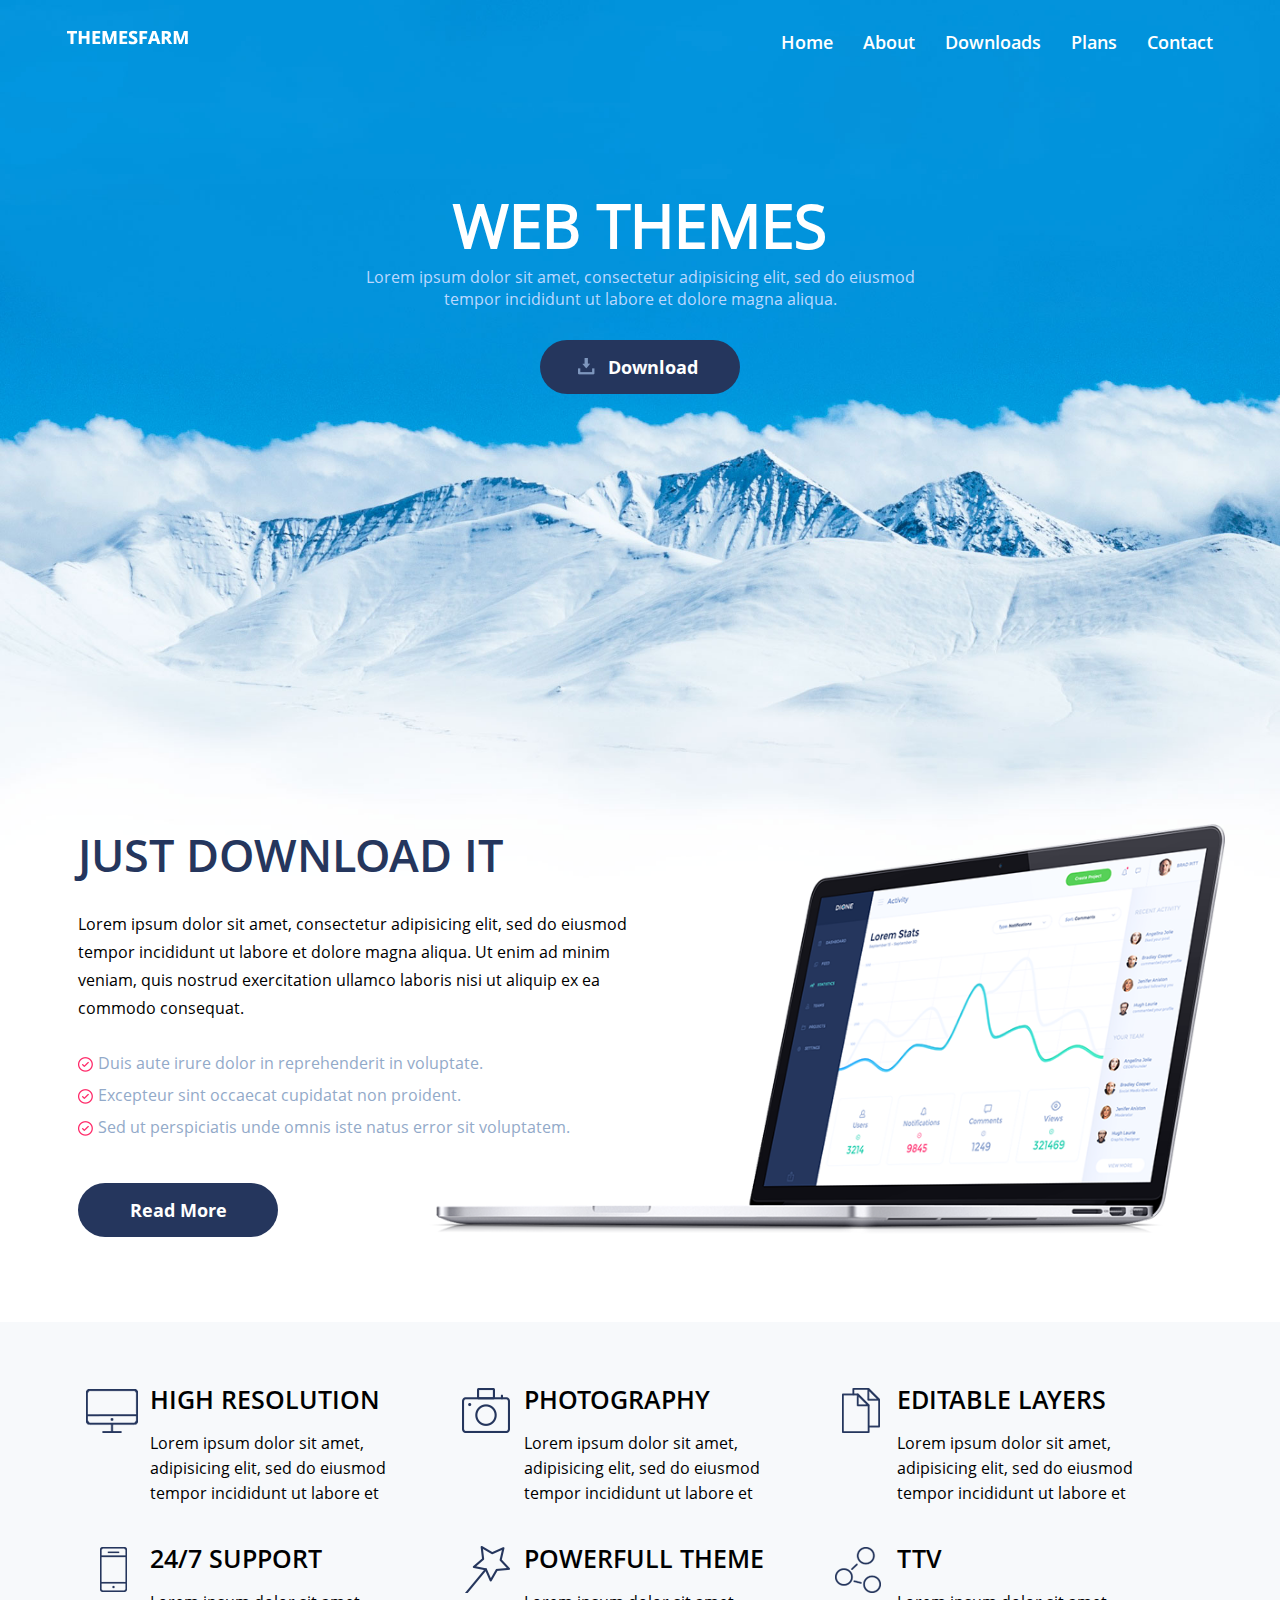
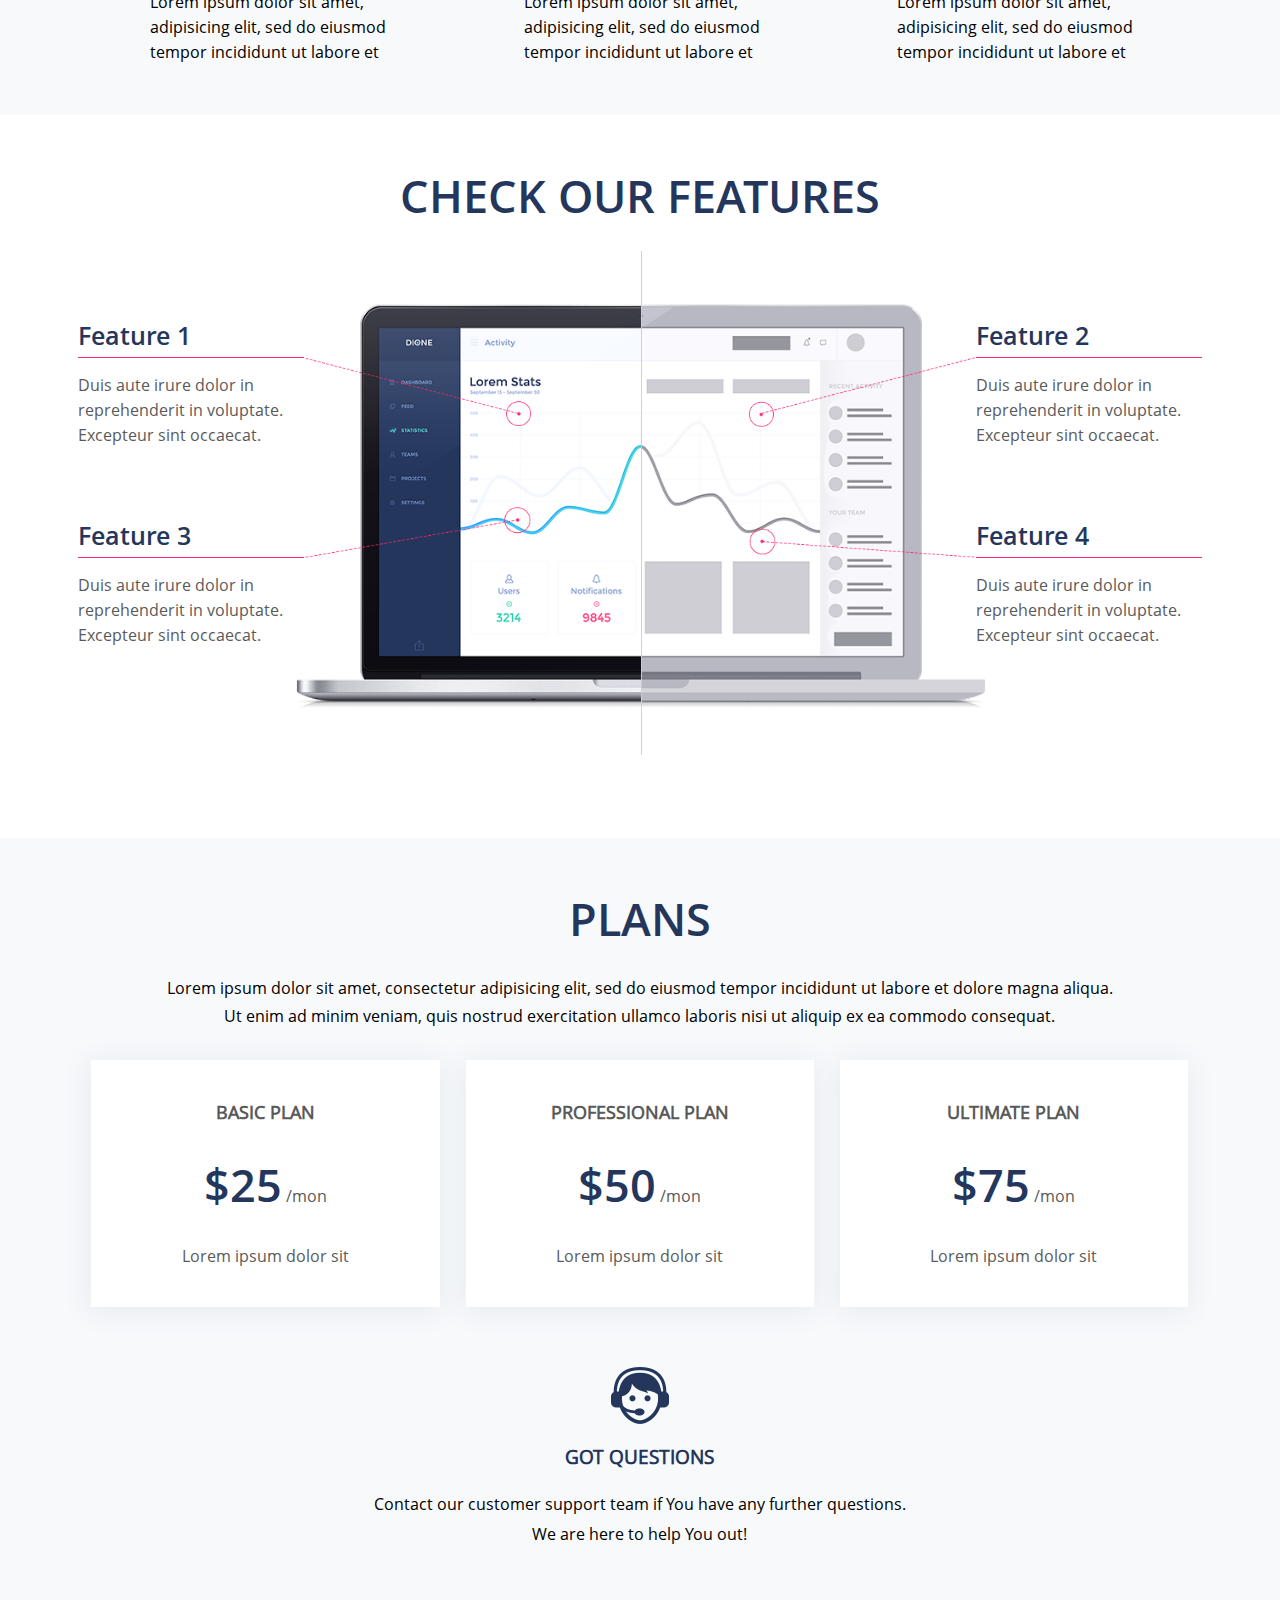
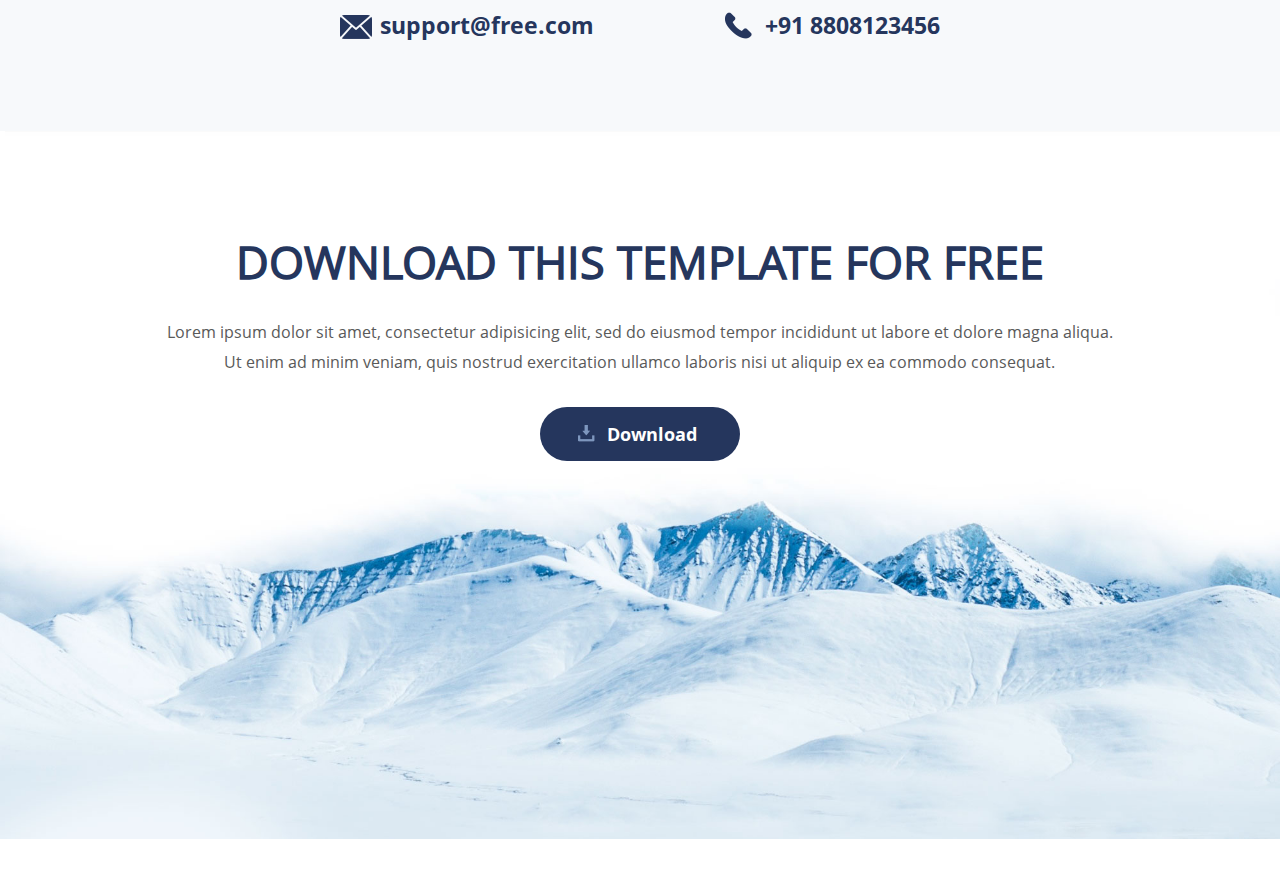
<file: index.html>
<!DOCTYPE html>
<head>
	<title>title</title>
	<meta http-equiv="Content-Type" content="text/html; charset=utf-8" />
	<meta name="description" content="" />
	<meta name="keywords" content="" />
	<meta name="robots" content="index,follow" />
	<link rel="stylesheet" type="text/css" href="style.css" />	 <link href="css/anicollection.css" rel="stylesheet" type="text/css">
</head>

<body><div class="top_bg"><header>
  <div class="container">    <div class="logo">	 <img src="images/logo.png" alt=""/>	</div>		<div class="menu">	  <ul>	    <li><a href="">Home</a></li>	    <li><a href="">About</a></li>	    <li><a href="">Downloads</a></li>	    <li><a href="">Plans</a></li>	    <li><a href="">Contact</a></li>	  	  </ul>		</div>			<div class="clear"></div>		<div class="banner_text">	  <h1 data-anijs="if: scroll, on: window, do: rollIn animated, before: scrollReveal; if: mouseover, do: rubberBand animated">WEB THEMES</h1>	  <p>Lorem ipsum dolor sit amet, consectetur adipisicing elit, sed do eiusmod <br>tempor incididunt ut labore et dolore magna aliqua. </p>		<div class="download">	 <a href="" data-anijs="if: load, on: window, do: rubberBand animated;">Download</a>	</div>		</div>    </div></header> <div class="clear"></div><div class="empty_div"></div>  <div class="clear"></div>    <div class="container2">     <div class="content">       <div class="download_sec">     <div class="download_sec_left" data-anijs="if: scroll, on: window, do: fadeInLeftBig animated, before: scrollReveal"> 		<h2>JUST DOWNLOAD IT</h2>		 <p>Lorem ipsum dolor sit amet, consectetur adipisicing elit, sed do eiusmod tempor incididunt ut labore et dolore magna aliqua. Ut enim ad minim veniam, quis nostrud exercitation ullamco laboris nisi ut aliquip ex ea commodo consequat. </p>	 		<ul>		   <li>Duis aute irure dolor in reprehenderit in voluptate. </li>		   <li>Excepteur sint occaecat cupidatat non proident.</li>		   <li>Sed ut perspiciatis unde omnis iste natus error sit voluptatem. </li>				</ul>			 <div class="read_more">			 <a href="">Read More</a>			 </div>    </div>					<div class="download_sec_right" data-anijs="if: scroll, on: window, do: fadeInRightBig animated, before: scrollReveal">					<img src="images/macbook.png" alt=""/>			</div>	       </div>     </div></div>  </div> <div class="clear"></div>   <div class="services_bg">    <div class="container">	 <div class="content">	    <div class="services">		<ul>		   <li data-anijs="if: scroll, on: window, do: bounceInLeft animated, before: scrollReveal">		      <img src="images/icon1.png" alt=""/>		      <h4>HIGH RESOLUTION</h4>			  <p>Lorem ipsum dolor sit amet,  adipisicing elit, sed do eiusmod tempor incididunt ut labore et </p>		   </li>		   		   <li data-anijs="if: scroll, on: window, do: flipInY animated, before: scrollReveal">		      <img src="images/icon2.png" alt=""/>		      <h4>PHOTOGRAPHY</h4>			  <p>Lorem ipsum dolor sit amet,  adipisicing elit, sed do eiusmod tempor incididunt ut labore et </p>		   </li>		   		   <li data-anijs="if: scroll, on: window, do: bounceInRight animated, before: scrollReveal">		      <img src="images/icon3.png" alt=""/>		      <h4>EDITABLE LAYERS</h4>			  <p>Lorem ipsum dolor sit amet,  adipisicing elit, sed do eiusmod tempor incididunt ut labore et </p>		   </li>		   		   <li data-anijs="if: scroll, on: window, do: bounceInLeft animated, before: scrollReveal">		      <img src="images/icon4.png" alt=""/>		      <h4>24/7 SUPPORT</h4>			  <p>Lorem ipsum dolor sit amet,  adipisicing elit, sed do eiusmod tempor incididunt ut labore et </p>		   </li>		   		   <li data-anijs="if: scroll, on: window, do: flipInY animated, before: scrollReveal">		      <img src="images/icon5.png" alt=""/>		      <h4>POWERFULL THEME</h4>			  <p>Lorem ipsum dolor sit amet,  adipisicing elit, sed do eiusmod tempor incididunt ut labore et </p>		   </li>		   		   <li data-anijs="if: scroll, on: window, do: bounceInRight animated, before: scrollReveal">		      <img src="images/icon6.png" alt=""/>		      <h4>TTV</h4>			  <p>Lorem ipsum dolor sit amet,  adipisicing elit, sed do eiusmod tempor incididunt ut labore et </p>		   </li>					</ul>					</div>	  </div>		</div>  </div> <div class="clear"></div> <div class="container">    <div class="content">	 <div class="our_features">	    <h2>CHECK OUR FEATURES</h2>	 	 	 <div class="main_feature_list">	    		<div class="feat_left" data-anijs="if: scroll, on: window, do: fadeInLeftBig animated, before: scrollReveal">		  		<div class="feat1">		    <h3>Feature 1</h3>		    <p>Duis aute irure dolor in reprehenderit in voluptate. Excepteur sint occaecat.</p>						<img src="images/link1.png" alt=""/>					   </div>				<div class="feat1 feat2">		    <h3>Feature 3</h3>		    <p>Duis aute irure dolor in reprehenderit in voluptate. Excepteur sint occaecat.</p>			<img src="images/link2.png" alt=""/>					</div>						</div>				<div class="feat_right" data-anijs="if: scroll, on: window, do: fadeInRightBig animated, before: scrollReveal">		  		<div class="feat1 feat3">		    <h3>Feature 2</h3>		    <p>Duis aute irure dolor in reprehenderit in voluptate. Excepteur sint occaecat.</p>			<img src="images/link3.png" alt=""/>		   </div>				<div class="feat1 feat4">		    <h3>Feature 4</h3>		    <p>Duis aute irure dolor in reprehenderit in voluptate. Excepteur sint occaecat.</p>			<img src="images/link4.png" alt=""/>		   </div>						</div>	 	  <div class="macbook">	    <img src="images/macbook2.png" alt=""/>	  </div>			 	 </div>	 	 </div>		</div>   </div> <div class="clear"></div>  <div class="services_bg">    <div class="container">	   <div class="content">	     		 <div class="plans">		    <h2>PLANS</h2>		    <p>Lorem ipsum dolor sit amet, consectetur adipisicing elit, sed do eiusmod tempor incididunt ut labore et dolore magna aliqua.<br> Ut enim ad minim veniam, quis nostrud exercitation ullamco laboris nisi ut aliquip ex ea commodo consequat. </p>		 		 <ul>		    <li data-anijs="if: scroll, on: window, do: flipInY animated, before: scrollReveal">			  <h5>BASIC PLAN</h5>			  <p class="cost"><span>$25</span> /mon</p>			  <p class="cost_det">Lorem ipsum dolor sit</p>			</li>						<li data-anijs="if: scroll, on: window, do: flipInX animated, before: scrollReveal">			  <h5>PROFESSIONAL PLAN</h5>			  <p class="cost"><span>$50</span> /mon</p>			  <p class="cost_det">Lorem ipsum dolor sit</p>			</li>						<li data-anijs="if: scroll, on: window, do: flipInY animated, before: scrollReveal">			  <h5>ULTIMATE PLAN</h5>			  <p class="cost"><span>$75</span> /mon</p>			  <p class="cost_det">Lorem ipsum dolor sit</p>			</li>		 		 		 </ul>		 		 <div class="clear"></div>		 		 <div class="got_ques">		    <img src="images/call-us.png" alt=""/>		    <h3>GOT QUESTIONS</h3>		     <p>Contact our customer support team if You have any further questions.<br>We are here to help You out!</p>		  </div>		  		<div class="clear"></div> 		 		 <div class="enquire">		    <p class="support">support@free.com</p>		    <p class="tel">+91 8808123456</p>		 </div>		 		 		 </div>	      	   </div>		</div>  </div> <div class="clear"></div>   <footer>    <div class="container">	  <div class="content">	    <div class="footer_text">	  <h1>DOWNLOAD THIS TEMPLATE FOR FREE</h1>	  <p>Lorem ipsum dolor sit amet, consectetur adipisicing elit, sed do eiusmod tempor incididunt ut labore et dolore magna aliqua. <br>Ut enim ad minim veniam,  quis nostrud exercitation ullamco laboris nisi ut aliquip ex ea commodo consequat. </p>		<div class="download">	 <a href="">Download</a>	</div>		</div>	  	  	  </div>					</div>    </footer>
 <script src="js/jquery-1.10.2.js"></script>        <script src="js/anijs/anijs.js"></script>    <script src="js/anijs/helpers/scrollreveal/anijs-helper-scrollreveal.js"></script></body>
</html>
</file>
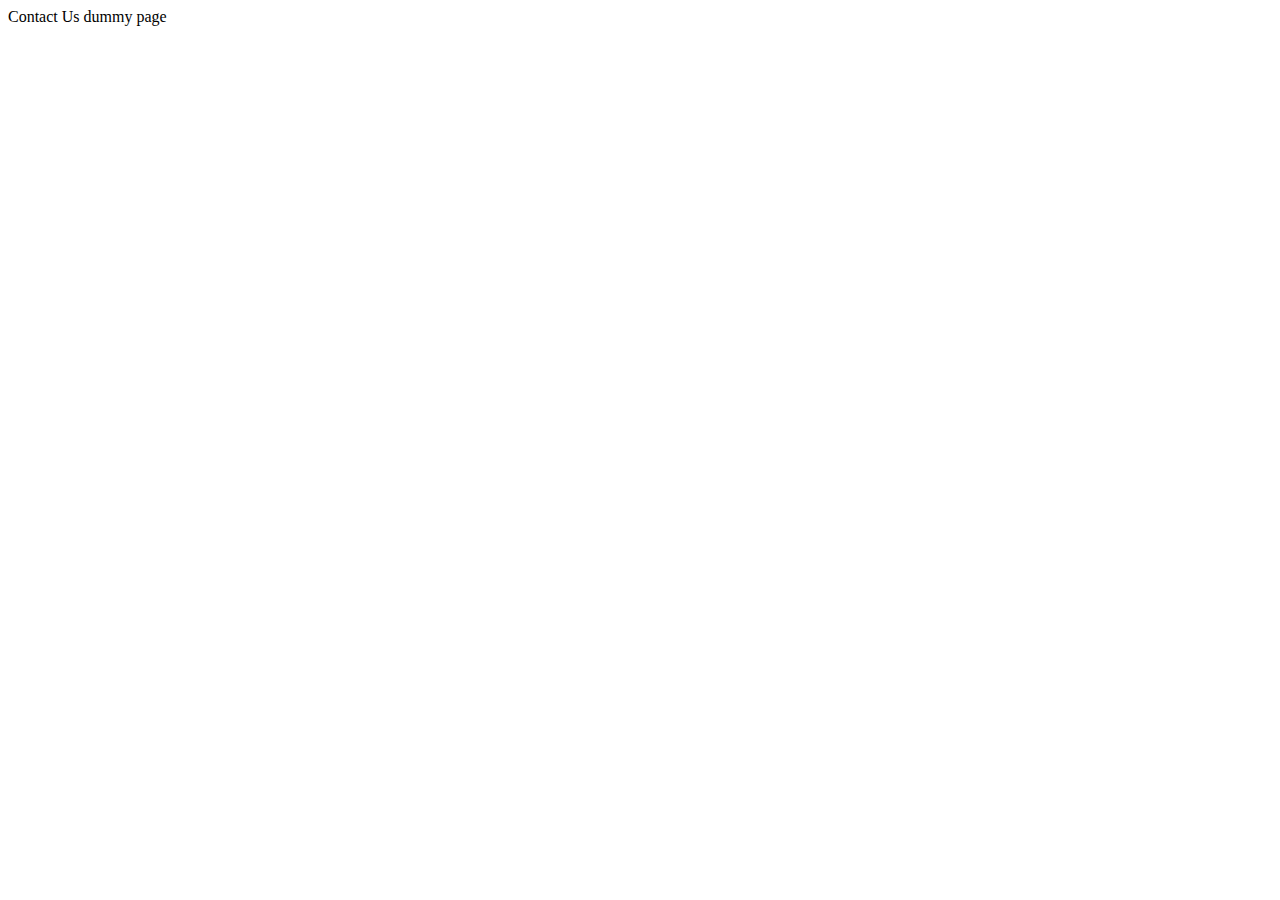
<file: contact.html>
<!DOCTYPE html>
<!--[if lt IE 7]>      <html class="no-js lt-ie9 lt-ie8 lt-ie7"> <![endif]-->
<!--[if IE 7]>         <html class="no-js lt-ie9 lt-ie8"> <![endif]-->
<!--[if IE 8]>         <html class="no-js lt-ie9"> <![endif]-->
<!--[if gt IE 8]>      <html class="no-js"> <!--<![endif]-->
<html>
    <head>
        <meta charset="utf-8">
        <meta http-equiv="X-UA-Compatible" content="IE=edge">
        <title>Contact Us</title>
        <meta name="description" content="">
        <meta name="viewport" content="width=device-width, initial-scale=1">
        <link rel="stylesheet" href="">
    </head>
    <body>
        <!--[if lt IE 7]>
            <p class="browsehappy">You are using an <strong>outdated</strong> browser. Please <a href="#">upgrade your browser</a> to improve your experience.</p>
        <![endif]-->
        <div>Contact Us dummy page</div>
        
        <script src="" async defer></script>
    </body>
</html>
</file>
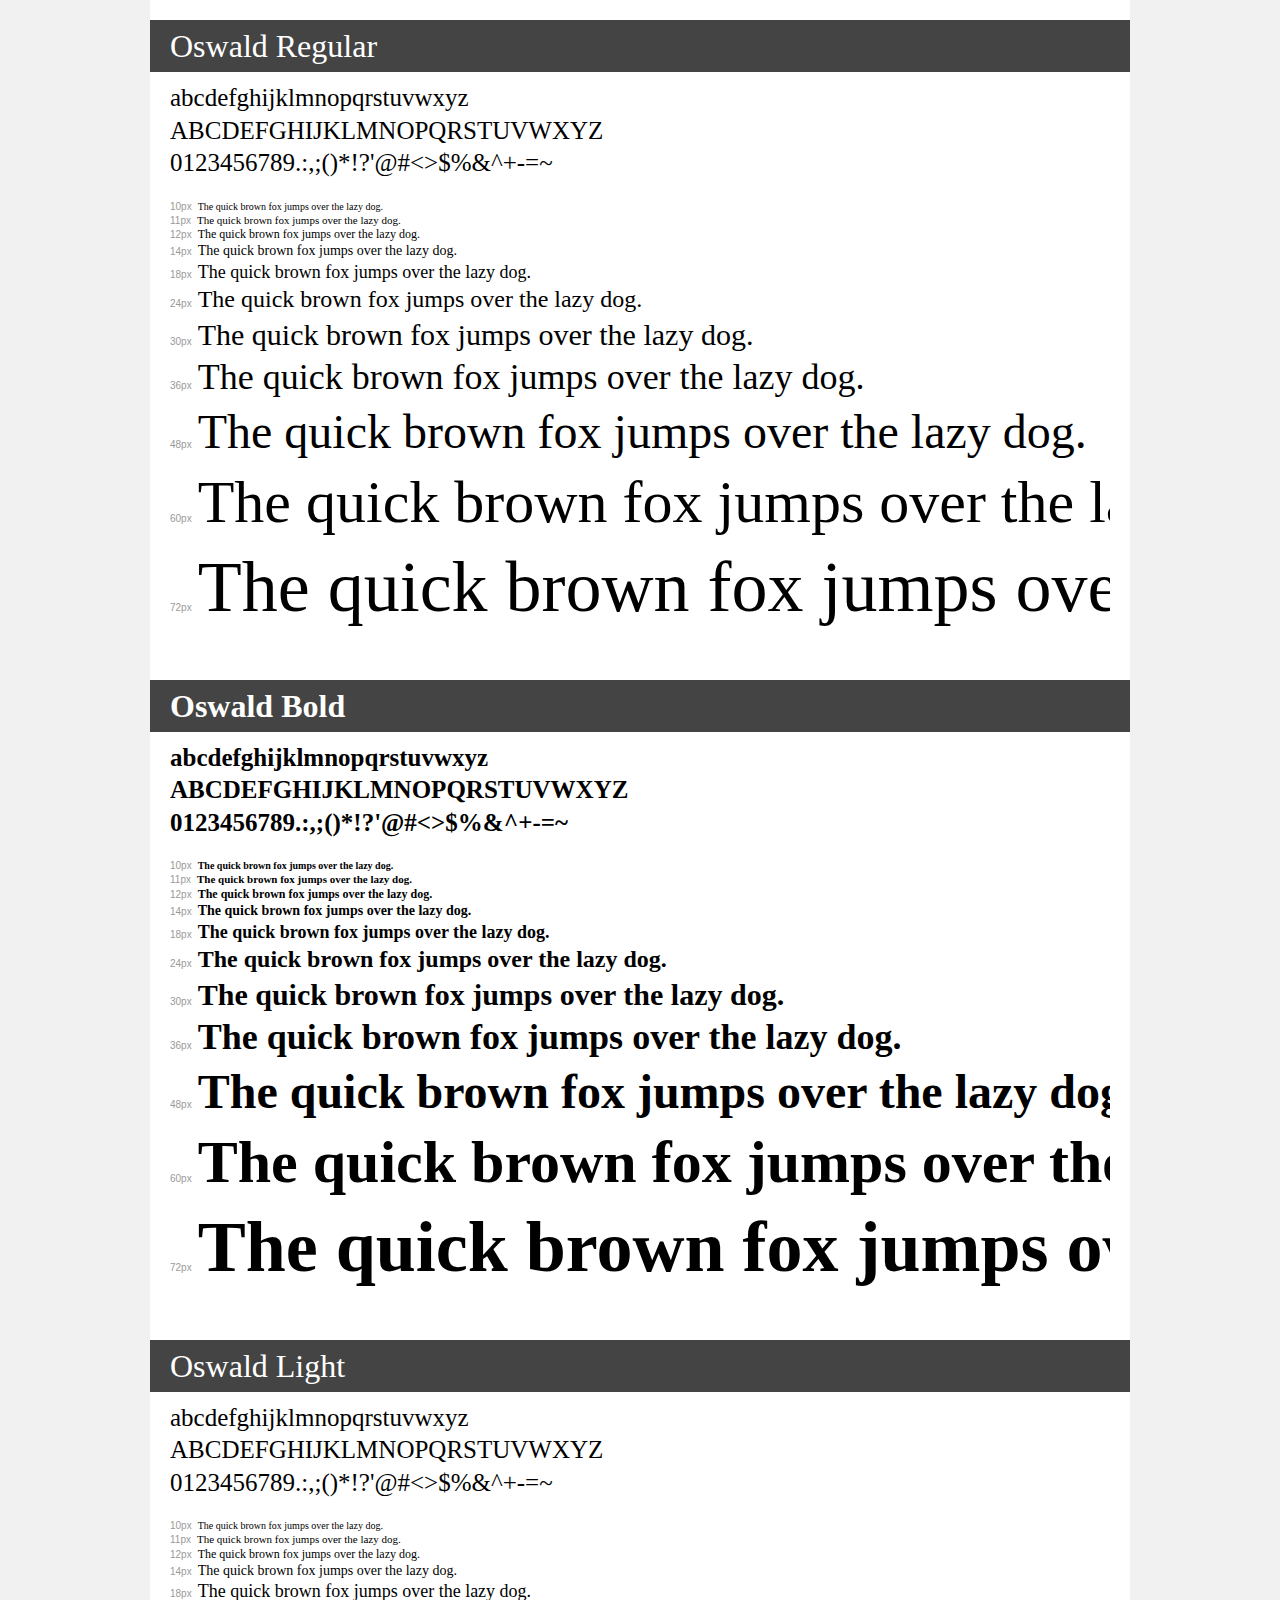
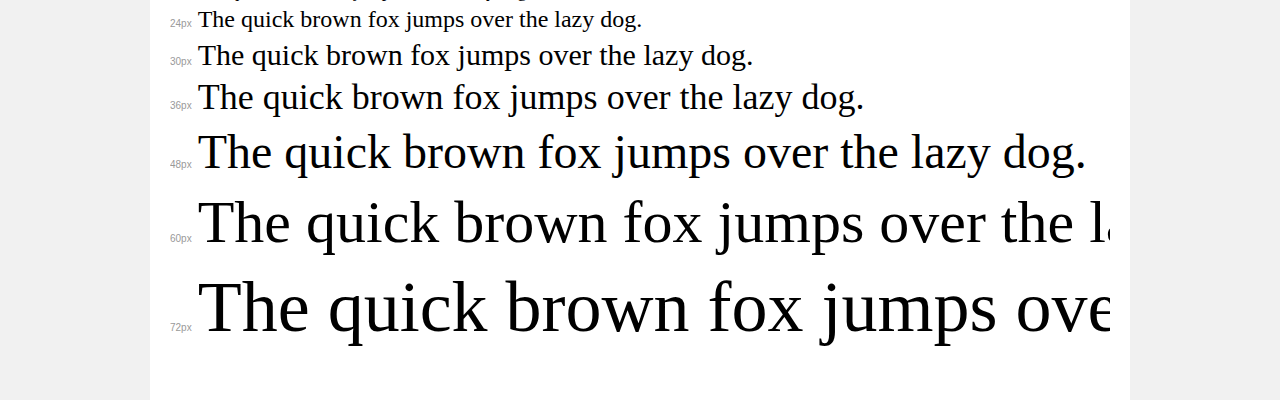
<file: fonts/demo (2).html>
<!DOCTYPE html>
<html>
<head>
	<meta charset="utf-8">
	<title>Transfonter demo</title>
	<link href="stylesheet.css" rel="stylesheet">
	<style>
		/*
		http://meyerweb.com/eric/tools/css/reset/
		v2.0 | 20110126
		License: none (public domain)
		*/
		html, body, div, span, applet, object, iframe,
		h1, h2, h3, h4, h5, h6, p, blockquote, pre,
		a, abbr, acronym, address, big, cite, code,
		del, dfn, em, img, ins, kbd, q, s, samp,
		small, strike, strong, sub, sup, tt, var,
		b, u, i, center,
		dl, dt, dd, ol, ul, li,
		fieldset, form, label, legend,
		table, caption, tbody, tfoot, thead, tr, th, td,
		article, aside, canvas, details, embed,
		figure, figcaption, footer, header, hgroup,
		menu, nav, output, ruby, section, summary,
		time, mark, audio, video {
			margin: 0;
			padding: 0;
			border: 0;
			font-size: 100%;
			font: inherit;
			vertical-align: baseline;
		}
		/* HTML5 display-role reset for older browsers */
		article, aside, details, figcaption, figure,
		footer, header, hgroup, menu, nav, section {
			display: block;
		}
		body {
			line-height: 1;
		}
		ol, ul {
			list-style: none;
		}
		blockquote, q {
			quotes: none;
		}
		blockquote:before, blockquote:after,
		q:before, q:after {
			content: '';
			content: none;
		}
		table {
			border-collapse: collapse;
			border-spacing: 0;
		}
		/* common styles */
		body {
			background: #f1f1f1;
			color: #000;
		}
		.page {
			background: #fff;
			width: 940px;
			margin: 0 auto;
			padding: 20px 20px 0 20px;
			overflow: hidden;
		}
		.font-container {
			overflow-x: auto;
			overflow-y: hidden;
			margin-bottom: 40px;
			line-height: 1.3;
			white-space: nowrap;
			padding-bottom: 5px;
		}
		h1 {
			position: relative;
			background: #444;
			font-size: 32px;
			color: #fff;
			padding: 10px 20px;
			margin: 0 -20px 10px -20px;
		}
		.letters {
			font-size: 25px;
			margin-bottom: 20px;
		}
		.s10:before {
			content: '10px';
		}
		.s11:before {
			content: '11px';
		}
		.s12:before {
			content: '12px';
		}
		.s14:before {
			content: '14px';
		}
		.s18:before {
			content: '18px';
		}
		.s24:before {
			content: '24px';
		}
		.s30:before {
			content: '30px';
		}
		.s36:before {
			content: '36px';
		}
		.s48:before {
			content: '48px';
		}
		.s60:before {
			content: '60px';
		}
		.s72:before {
			content: '72px';
		}
		.s10:before, .s11:before, .s12:before, .s14:before,
		.s18:before, .s24:before, .s30:before, .s36:before,
		.s48:before, .s60:before, .s72:before {
			font-family: Arial, sans-serif;
			font-size: 10px;
			font-weight: normal;
			font-style: normal;
			color: #999;
			padding-right: 6px;
		}
		/* fonts demo styles */
		.demo-0 {
			font-family: 'Oswald';
			font-weight: normal;
			font-style: normal;
		}
		.demo-1 {
			font-family: 'Oswald';
			font-weight: bold;
			font-style: normal;
		}
		.demo-2 {
			font-family: 'Oswald';
			font-weight: 300;
			font-style: normal;
		}
	</style>
</head>
<body>
<div class="page">
	<div class="demo-0">
		<h1>Oswald Regular</h1>
		<div class="font-container">
			<p class="letters">
				abcdefghijklmnopqrstuvwxyz <br />
				ABCDEFGHIJKLMNOPQRSTUVWXYZ <br />				0123456789.:,;()*!?'@#<>$%&^+-=~
			</p>
			<p class="s10" style="font-size: 10px;">The quick brown fox jumps over the lazy dog.</p>
			<p class="s11" style="font-size: 11px;">The quick brown fox jumps over the lazy dog.</p>
			<p class="s12" style="font-size: 12px;">The quick brown fox jumps over the lazy dog.</p>
			<p class="s14" style="font-size: 14px;">The quick brown fox jumps over the lazy dog.</p>
			<p class="s18" style="font-size: 18px;">The quick brown fox jumps over the lazy dog.</p>
			<p class="s24" style="font-size: 24px;">The quick brown fox jumps over the lazy dog.</p>
			<p class="s30" style="font-size: 30px;">The quick brown fox jumps over the lazy dog.</p>
			<p class="s36" style="font-size: 36px;">The quick brown fox jumps over the lazy dog.</p>
			<p class="s48" style="font-size: 48px;">The quick brown fox jumps over the lazy dog.</p>
			<p class="s60" style="font-size: 60px;">The quick brown fox jumps over the lazy dog.</p>
			<p class="s72" style="font-size: 72px;">The quick brown fox jumps over the lazy dog.</p>
		</div>
	</div>
	<div class="demo-1">
		<h1>Oswald Bold</h1>
		<div class="font-container">
			<p class="letters">
				abcdefghijklmnopqrstuvwxyz <br />
				ABCDEFGHIJKLMNOPQRSTUVWXYZ <br />				0123456789.:,;()*!?'@#<>$%&^+-=~
			</p>
			<p class="s10" style="font-size: 10px;">The quick brown fox jumps over the lazy dog.</p>
			<p class="s11" style="font-size: 11px;">The quick brown fox jumps over the lazy dog.</p>
			<p class="s12" style="font-size: 12px;">The quick brown fox jumps over the lazy dog.</p>
			<p class="s14" style="font-size: 14px;">The quick brown fox jumps over the lazy dog.</p>
			<p class="s18" style="font-size: 18px;">The quick brown fox jumps over the lazy dog.</p>
			<p class="s24" style="font-size: 24px;">The quick brown fox jumps over the lazy dog.</p>
			<p class="s30" style="font-size: 30px;">The quick brown fox jumps over the lazy dog.</p>
			<p class="s36" style="font-size: 36px;">The quick brown fox jumps over the lazy dog.</p>
			<p class="s48" style="font-size: 48px;">The quick brown fox jumps over the lazy dog.</p>
			<p class="s60" style="font-size: 60px;">The quick brown fox jumps over the lazy dog.</p>
			<p class="s72" style="font-size: 72px;">The quick brown fox jumps over the lazy dog.</p>
		</div>
	</div>
	<div class="demo-2">
		<h1>Oswald Light</h1>
		<div class="font-container">
			<p class="letters">
				abcdefghijklmnopqrstuvwxyz <br />
				ABCDEFGHIJKLMNOPQRSTUVWXYZ <br />				0123456789.:,;()*!?'@#<>$%&^+-=~
			</p>
			<p class="s10" style="font-size: 10px;">The quick brown fox jumps over the lazy dog.</p>
			<p class="s11" style="font-size: 11px;">The quick brown fox jumps over the lazy dog.</p>
			<p class="s12" style="font-size: 12px;">The quick brown fox jumps over the lazy dog.</p>
			<p class="s14" style="font-size: 14px;">The quick brown fox jumps over the lazy dog.</p>
			<p class="s18" style="font-size: 18px;">The quick brown fox jumps over the lazy dog.</p>
			<p class="s24" style="font-size: 24px;">The quick brown fox jumps over the lazy dog.</p>
			<p class="s30" style="font-size: 30px;">The quick brown fox jumps over the lazy dog.</p>
			<p class="s36" style="font-size: 36px;">The quick brown fox jumps over the lazy dog.</p>
			<p class="s48" style="font-size: 48px;">The quick brown fox jumps over the lazy dog.</p>
			<p class="s60" style="font-size: 60px;">The quick brown fox jumps over the lazy dog.</p>
			<p class="s72" style="font-size: 72px;">The quick brown fox jumps over the lazy dog.</p>
		</div>
	</div>
</div>
</body>
</html>
</file>
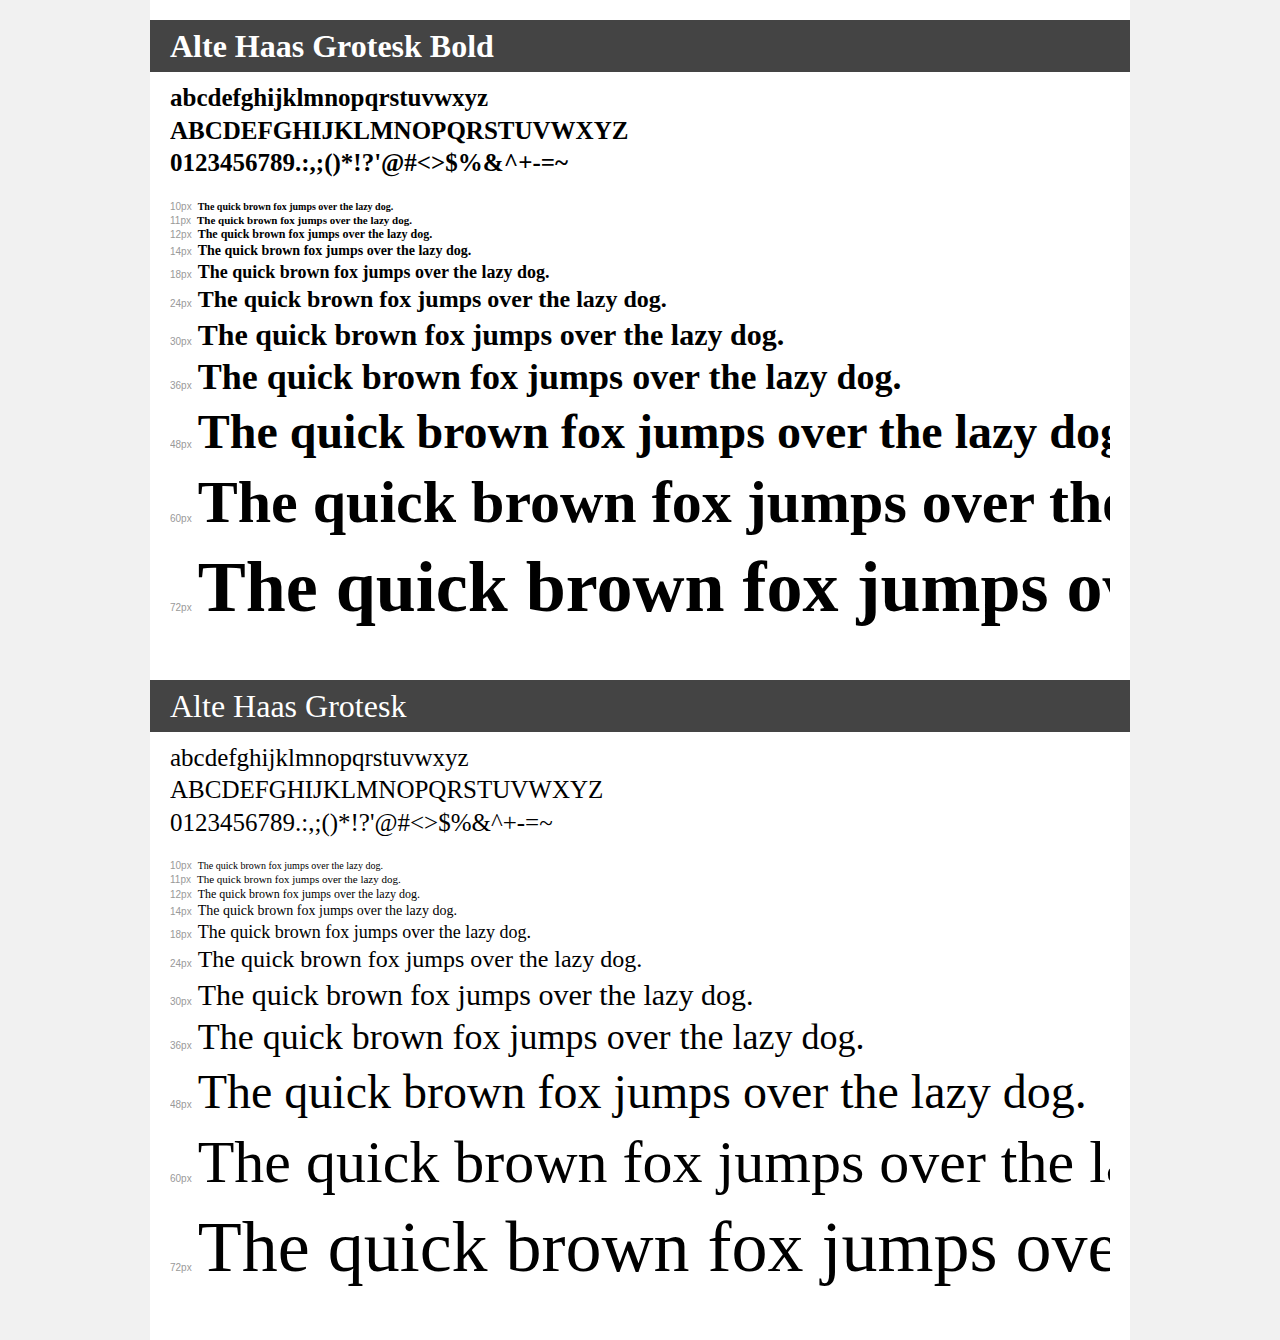
<file: fonts/demo.html>
<!DOCTYPE html>
<html>
<head>
	<meta charset="utf-8">
	<title>Transfonter demo</title>
	<link href="stylesheet.css" rel="stylesheet">
	<style>
		/*
		http://meyerweb.com/eric/tools/css/reset/
		v2.0 | 20110126
		License: none (public domain)
		*/
		html, body, div, span, applet, object, iframe,
		h1, h2, h3, h4, h5, h6, p, blockquote, pre,
		a, abbr, acronym, address, big, cite, code,
		del, dfn, em, img, ins, kbd, q, s, samp,
		small, strike, strong, sub, sup, tt, var,
		b, u, i, center,
		dl, dt, dd, ol, ul, li,
		fieldset, form, label, legend,
		table, caption, tbody, tfoot, thead, tr, th, td,
		article, aside, canvas, details, embed,
		figure, figcaption, footer, header, hgroup,
		menu, nav, output, ruby, section, summary,
		time, mark, audio, video {
			margin: 0;
			padding: 0;
			border: 0;
			font-size: 100%;
			font: inherit;
			vertical-align: baseline;
		}
		/* HTML5 display-role reset for older browsers */
		article, aside, details, figcaption, figure,
		footer, header, hgroup, menu, nav, section {
			display: block;
		}
		body {
			line-height: 1;
		}
		ol, ul {
			list-style: none;
		}
		blockquote, q {
			quotes: none;
		}
		blockquote:before, blockquote:after,
		q:before, q:after {
			content: '';
			content: none;
		}
		table {
			border-collapse: collapse;
			border-spacing: 0;
		}
		/* common styles */
		body {
			background: #f1f1f1;
			color: #000;
		}
		.page {
			background: #fff;
			width: 940px;
			margin: 0 auto;
			padding: 20px 20px 0 20px;
			overflow: hidden;
		}
		.font-container {
			overflow-x: auto;
			overflow-y: hidden;
			margin-bottom: 40px;
			line-height: 1.3;
			white-space: nowrap;
			padding-bottom: 5px;
		}
		h1 {
			position: relative;
			background: #444;
			font-size: 32px;
			color: #fff;
			padding: 10px 20px;
			margin: 0 -20px 10px -20px;
		}
		.letters {
			font-size: 25px;
			margin-bottom: 20px;
		}
		.s10:before {
			content: '10px';
		}
		.s11:before {
			content: '11px';
		}
		.s12:before {
			content: '12px';
		}
		.s14:before {
			content: '14px';
		}
		.s18:before {
			content: '18px';
		}
		.s24:before {
			content: '24px';
		}
		.s30:before {
			content: '30px';
		}
		.s36:before {
			content: '36px';
		}
		.s48:before {
			content: '48px';
		}
		.s60:before {
			content: '60px';
		}
		.s72:before {
			content: '72px';
		}
		.s10:before, .s11:before, .s12:before, .s14:before,
		.s18:before, .s24:before, .s30:before, .s36:before,
		.s48:before, .s60:before, .s72:before {
			font-family: Arial, sans-serif;
			font-size: 10px;
			font-weight: normal;
			font-style: normal;
			color: #999;
			padding-right: 6px;
		}
		/* fonts demo styles */
		.demo-0 {
			font-family: 'Alte Haas Grotesk';
			font-weight: bold;
			font-style: normal;
		}
		.demo-1 {
			font-family: 'Alte Haas Grotesk';
			font-weight: normal;
			font-style: normal;
		}
	</style>
</head>
<body>
<div class="page">
	<div class="demo-0">
		<h1>Alte Haas Grotesk Bold</h1>
		<div class="font-container">
			<p class="letters">
				abcdefghijklmnopqrstuvwxyz <br />
				ABCDEFGHIJKLMNOPQRSTUVWXYZ <br />				0123456789.:,;()*!?'@#<>$%&^+-=~
			</p>
			<p class="s10" style="font-size: 10px;">The quick brown fox jumps over the lazy dog.</p>
			<p class="s11" style="font-size: 11px;">The quick brown fox jumps over the lazy dog.</p>
			<p class="s12" style="font-size: 12px;">The quick brown fox jumps over the lazy dog.</p>
			<p class="s14" style="font-size: 14px;">The quick brown fox jumps over the lazy dog.</p>
			<p class="s18" style="font-size: 18px;">The quick brown fox jumps over the lazy dog.</p>
			<p class="s24" style="font-size: 24px;">The quick brown fox jumps over the lazy dog.</p>
			<p class="s30" style="font-size: 30px;">The quick brown fox jumps over the lazy dog.</p>
			<p class="s36" style="font-size: 36px;">The quick brown fox jumps over the lazy dog.</p>
			<p class="s48" style="font-size: 48px;">The quick brown fox jumps over the lazy dog.</p>
			<p class="s60" style="font-size: 60px;">The quick brown fox jumps over the lazy dog.</p>
			<p class="s72" style="font-size: 72px;">The quick brown fox jumps over the lazy dog.</p>
		</div>
	</div>
	<div class="demo-1">
		<h1>Alte Haas Grotesk</h1>
		<div class="font-container">
			<p class="letters">
				abcdefghijklmnopqrstuvwxyz <br />
				ABCDEFGHIJKLMNOPQRSTUVWXYZ <br />				0123456789.:,;()*!?'@#<>$%&^+-=~
			</p>
			<p class="s10" style="font-size: 10px;">The quick brown fox jumps over the lazy dog.</p>
			<p class="s11" style="font-size: 11px;">The quick brown fox jumps over the lazy dog.</p>
			<p class="s12" style="font-size: 12px;">The quick brown fox jumps over the lazy dog.</p>
			<p class="s14" style="font-size: 14px;">The quick brown fox jumps over the lazy dog.</p>
			<p class="s18" style="font-size: 18px;">The quick brown fox jumps over the lazy dog.</p>
			<p class="s24" style="font-size: 24px;">The quick brown fox jumps over the lazy dog.</p>
			<p class="s30" style="font-size: 30px;">The quick brown fox jumps over the lazy dog.</p>
			<p class="s36" style="font-size: 36px;">The quick brown fox jumps over the lazy dog.</p>
			<p class="s48" style="font-size: 48px;">The quick brown fox jumps over the lazy dog.</p>
			<p class="s60" style="font-size: 60px;">The quick brown fox jumps over the lazy dog.</p>
			<p class="s72" style="font-size: 72px;">The quick brown fox jumps over the lazy dog.</p>
		</div>
	</div>
</div>
</body>
</html>
</file>
<file: style.css>
body,div,h1,h2,h3,h4,h5,h6,p,a,ul,li{margin:0;padding:0;}img{max-width:100%;float:left;}body{ font-family: 'OpenSansRegular';overflow-y: scroll;overflow-x: hidden;}a{text-decoration:none;}/*fonts used*/@font-face {    font-family: 'OpenSansRegular';    src: url('fonts/opensans-regular.eot');    src: url('fonts/opensans-regular.eot') format('embedded-opentype'),         url('fonts/opensans-regular.woff') format('woff'),         url('fonts/opensans-regular.ttf') format('truetype'),         url('fonts/opensans-regular.svg#OpenSansRegular') format('svg');}@font-face {    font-family: 'OpenSansSemibold';    src: url('fonts/opensans-semibold.eot');    src: url('fonts/opensans-semibold.eot') format('embedded-opentype'),         url('fonts/opensans-semibold.woff') format('woff'),         url('fonts/opensans-semibold.ttf') format('truetype'),         url('fonts/opensans-semibold.svg#OpenSansSemibold') format('svg');}@font-face {  font-family: 'OpenSans-Bold';  src: url('fonts/OpenSans-Bold.eot');  src: url('fonts/OpenSans-Bold.eot?#iefix') format('embedded-opentype'),       url('fonts/OpenSans-Bold.woff2') format('woff2'),       url('fonts/OpenSans-Bold.woff') format('woff'),       url('fonts/OpenSans-Bold.ttf') format('truetype'),       url('fonts/OpenSans-Bold.svg#OpenSans-Bold') format('svg');  font-weight: normal;  font-style: normal;}@font-face {    font-family: 'open_sanslight';    src: url('fonts/opensans-light-webfont.eot');    src: url('fonts/opensans-light-webfont.eot?#iefix') format('embedded-opentype'),    url('fonts/opensans-light-webfont.woff') format('woff'),    url('fonts/opensans-light-webfont.ttf') format('truetype'),    url('fonts/opensans-light-webfont.svg#open_sanslight') format('svg');    font-weight: normal;    font-style: normal;}/*placeholder color change*/::-webkit-input-placeholder { /* WebKit, Blink, Edge */    color:#757575;	font-size:15px;	 font-family: 'OpenSansRegular';	 }:-moz-placeholder { /* Mozilla Firefox 4 to 18 */   color:#757575;   font-size:15px;    font-family: 'OpenSansRegular';	   }::-moz-placeholder { /* Mozilla Firefox 19+ */   color:#757575;   font-size:15px;    font-family: 'OpenSansRegular';	   }:-ms-input-placeholder { /* Internet Explorer 10-11 */   color:#757575;   font-size:16px;    font-family: 'OpenSansRegular';	}.container{max-width:1170px;margin:0 auto;}.container2{max-width:1170px;margin:0 auto;position:relative;}.clear{clear:both;}header{width:100%;float:left;}.top_bg{background:url("images/top-bg.jpg")no-repeat 0 0;background-size:100%;width:100%;float:left;}.logo{float:left;margin:30px 0 30px 1%;}.menu{float:right;margin:30px 1% 30px 0;}.menu ul li{list-style:none;float:left;margin-right:30px;}.menu ul li:last-child{margin-right:0;}.menu ul li a{color:#fff; font-family: 'OpenSansSemibold';font-size:18px;}.banner_text{width:100%;float:left;text-align:center;margin:100px 0;}.banner_text h1{color:#fff;font-size:60px;}.banner_text p{color:#bbd8ff;}.banner_text .download{width:200px;background:#25365d;border-radius:30px;margin:30px auto;}.banner_text .download a{display:block;padding: 15px 0 15px 25px;color:#fff; font-family: 'OpenSans-Bold';font-size:18px;background:url("images/download.png")no-repeat 38px 18px;}.empty_div{width:100%;float:left;height:300px;}.content{width:96%;margin:0 2%;float:left;}.download_sec{width:100%;float:left;margin:0 0 50px;}.download_sec_left{width:50%;float:left;}.download_sec_left h2{color:#25365d;font-size:45px;font-family: 'OpenSansSemibold';padding-bottom:25px;}.download_sec_left p{line-height:28px;padding-bottom:30px;}.download_sec_left ul li{list-style:none;background:url("images/tick.png")no-repeat 0 5px;padding-left:20px;color:#93aac9;margin-bottom:10px;}.read_more{width:200px;background:#25365d;border-radius:30px;float:left;text-align:center;margin:35px 0;}.read_more a{display:block;padding: 15px 0;color:#fff; font-family: 'OpenSans-Bold';font-size:18px;}.download_sec_right{float:right;width:68%;position:absolute;top:0;right:0;}.download_sec_right img{width:100%;float:left;}.services_bg{background:#f7f9fb;width:100%;float:left;}.services{width:100%;float:left;padding:25px 0 50px;}.services ul li{list-style:none;float:left;width:32%;margin:35px 7px 0;}.services ul li img{float:left;margin:5px 10px 70px 0;}.services ul li h4{font-size:25px;font-family: 'OpenSansSemibold';padding-bottom:15px;}.services ul li p{line-height:25px;}.our_features{width:100%;float:left;padding:50px 0 190px;}.our_features h2{color:#25365d;font-size:45px;font-family: 'OpenSansSemibold';padding-bottom:25px;text-align:center;}.main_feature_list{width:100%;float:left;position:relative;}.feat_left{width:226px;float:left;margin:67px 0 0;}.feat_right{width:226px;float:right;margin:67px 0 0;}.feat_left .feat1:first-of-type{margin-bottom:70px;}.feat3{margin-bottom:70px;float:right;}.feat1{width:100%;float:left;position:relative;}.feat1 h3{font-family: 'OpenSansSemibold';color:#25365d;padding-bottom:5px;border-bottom:1px solid #ff2868;margin-bottom:15px;font-size:25px;}.feat1 p{line-height:25px;color:#5a5a5a;}.feat1 img{position: absolute;right: -227px;top: 40px;z-index: 10;}.feat2 img{position: absolute;right: -227px;top:-11px;z-index: 10;}.feat3 img{position: absolute;right: 227px;top:39px;z-index: 10;}.feat4 img{position: absolute;right: 227px;top:10px;z-index: 10;}.macbook{position:absolute;width:698px;left:19%;top:0;}.plans{width:100%;float:left;padding:50px 0;}.plans h2{color:#25365d;font-size:45px;font-family: 'OpenSansSemibold';padding-bottom:25px;text-align:center;}.plans > p{line-height:28px;text-align:center;padding-bottom:30px;}.plans ul li{list-style:none;background:#fff;float:left;text-align:center;padding:40px 0;width:31%;margin:0 13px;box-shadow: -1px 3px 27px #e5e9ee;}.plans ul li h5{color:#5a5a5a;font-size:18px;}.plans ul li p.cost{color:#5a5a5a;padding:30px 0;}.plans ul li p.cost span{color:#25365d;font-size:45px;font-family: 'OpenSansSemibold';}.plans ul li p.cost_det{color:#5a5a5a;}.got_ques{width:100%;float:left;text-align:center;margin:60px 0;}.got_ques img{margin:0 auto;display:block;float:none;}.got_ques h3{color:#25365d;padding:20px 0;}.got_ques p{line-height:30px;}.enquire{width:600px;margin:0 auto 40px;float:none; font-family: 'OpenSans-Bold';font-size:23px;overflow:hidden;}.enquire p.support{float:left;background:url("images/mail.png")no-repeat 0 6px;padding-left:40px;color:#25365d;}.enquire p.tel{float:right;background:url("images/tel.png")no-repeat 0 3px;padding-left:40px;color:#25365d;}footer{background:url("images/bottom-bg.jpg")no-repeat 0 0;float:left;width:100%;background-size:100%;height:740px;}.footer_text{width:100%;float:left;text-align:center;margin:100px 0;}.footer_text h1{color:#25365d;font-size:45px;padding-bottom:25px;}.footer_text p{color:#5a5a5a;line-height:30px;}.footer_text .download{width:200px;background:#25365d;border-radius:30px;margin:30px auto;}.footer_text .download a{display:block;padding: 15px 0 15px 25px;color:#fff; font-family: 'OpenSans-Bold';font-size:18px;background:url("images/download.png")no-repeat 38px 18px;}
</file>
<file: fonts/stylesheet.css>
@font-face {
    font-family: 'open_sanslight';
   
 src: url('opensans-light-webfont.eot');
   
 src: url('opensans-light-webfont.eot?#iefix') format('embedded-opentype'),
        
 url('opensans-light-webfont.woff') format('woff'),
        
 url('opensans-light-webfont.ttf') format('truetype'),
         
url('opensans-light-webfont.svg#open_sanslight') format('svg');
    font-weight: normal;
    font-style: normal;

}
</file>
